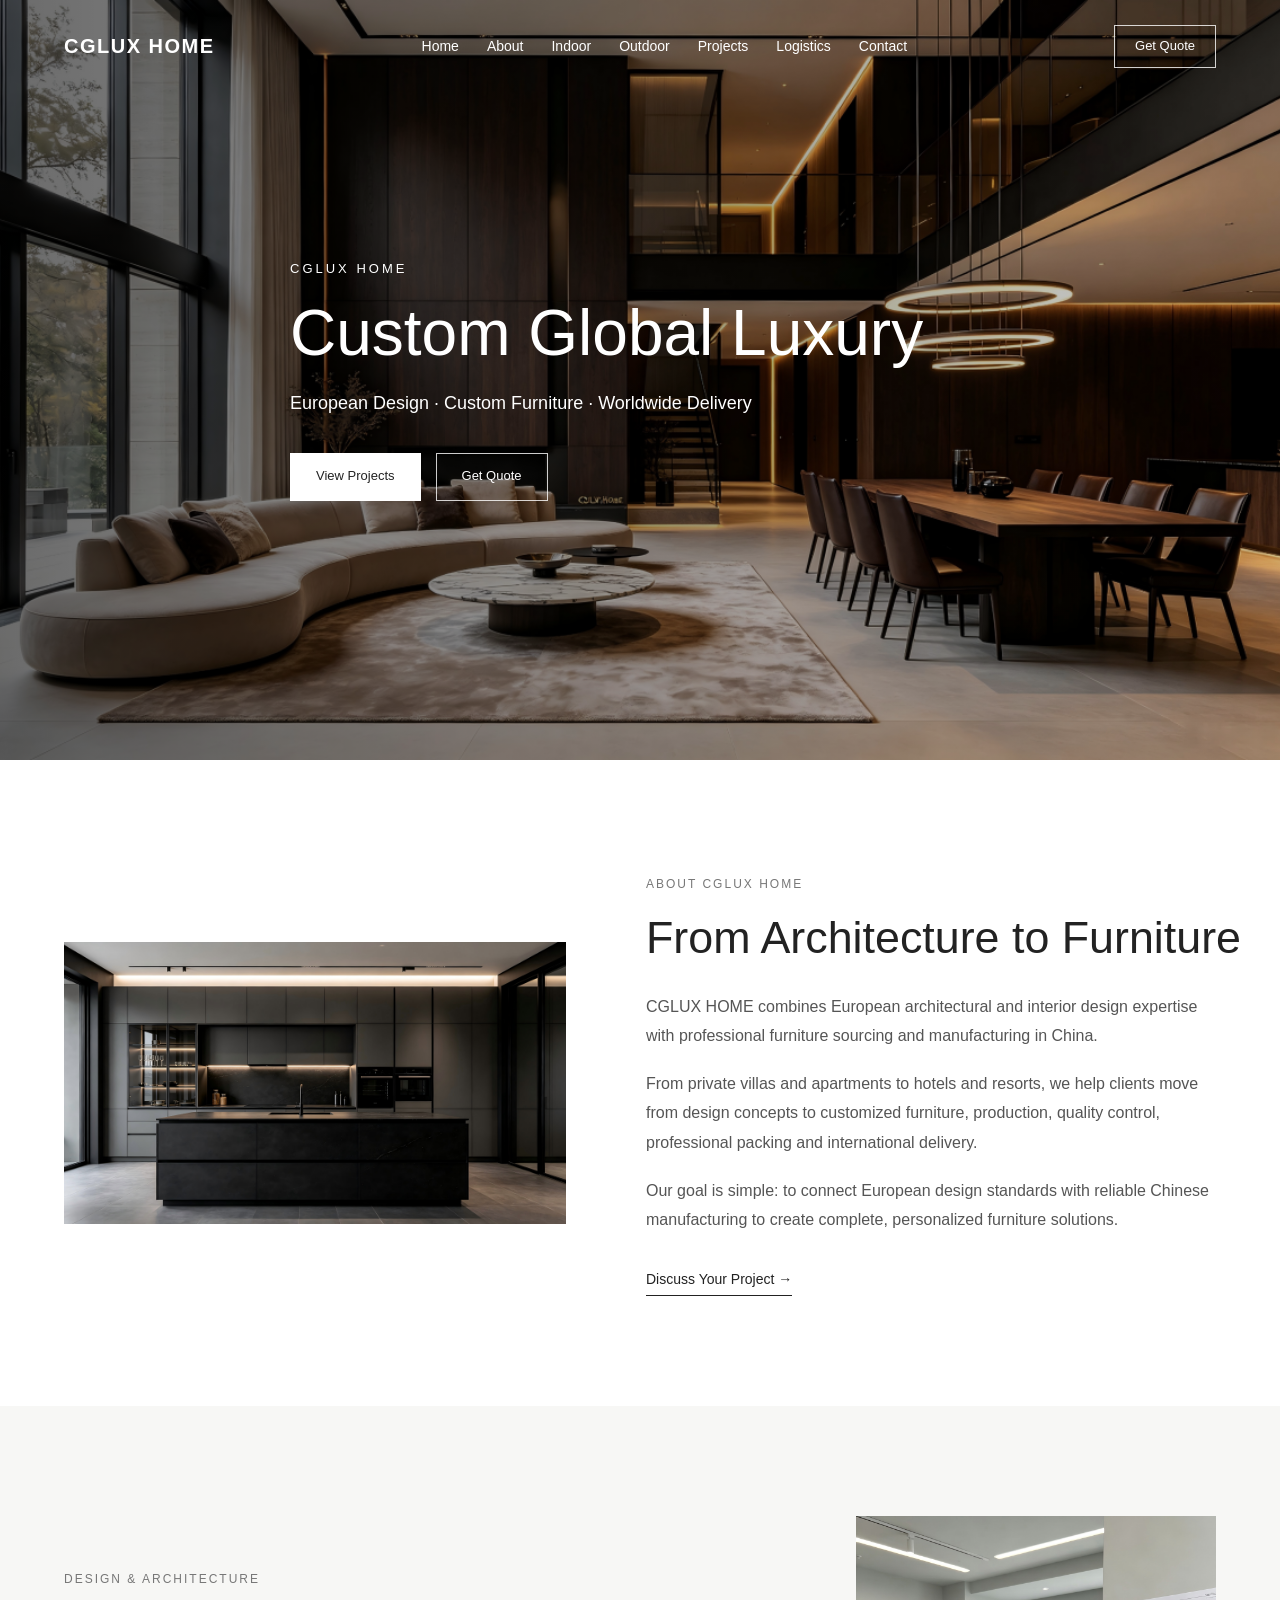
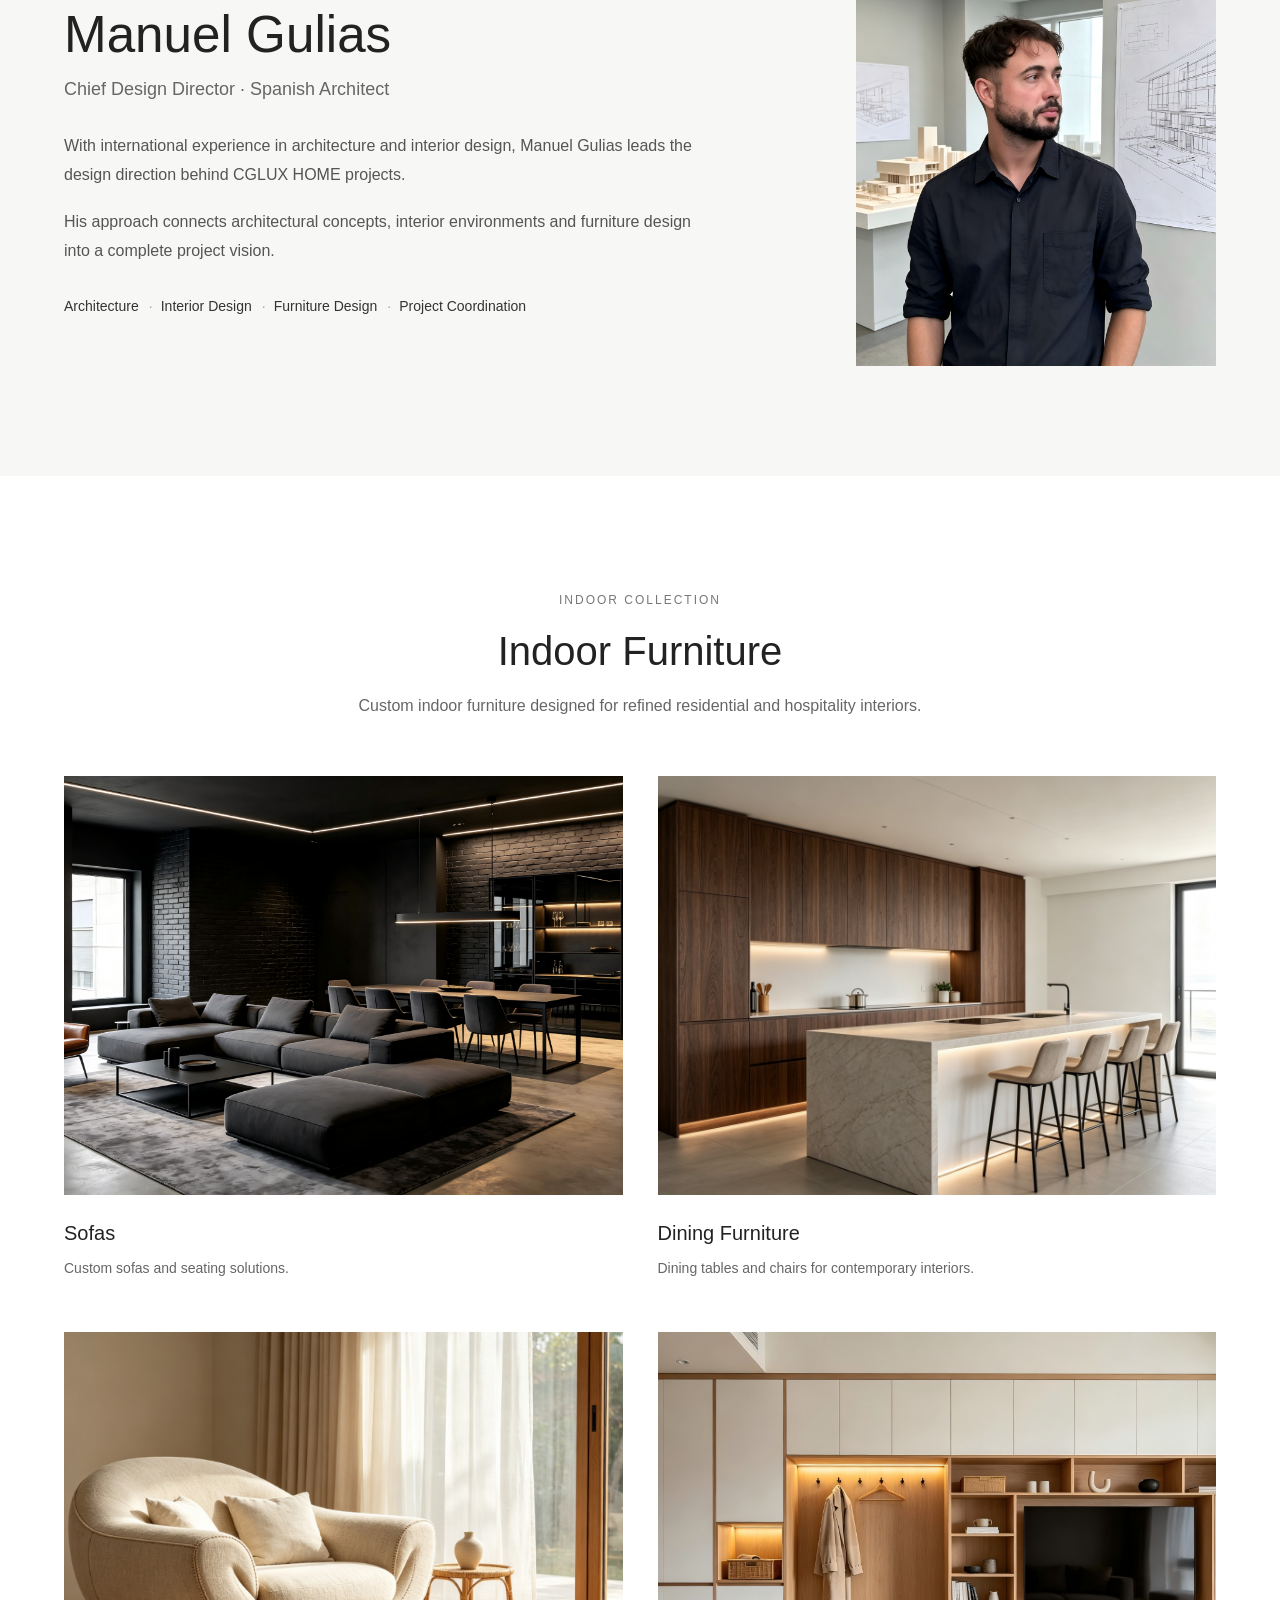
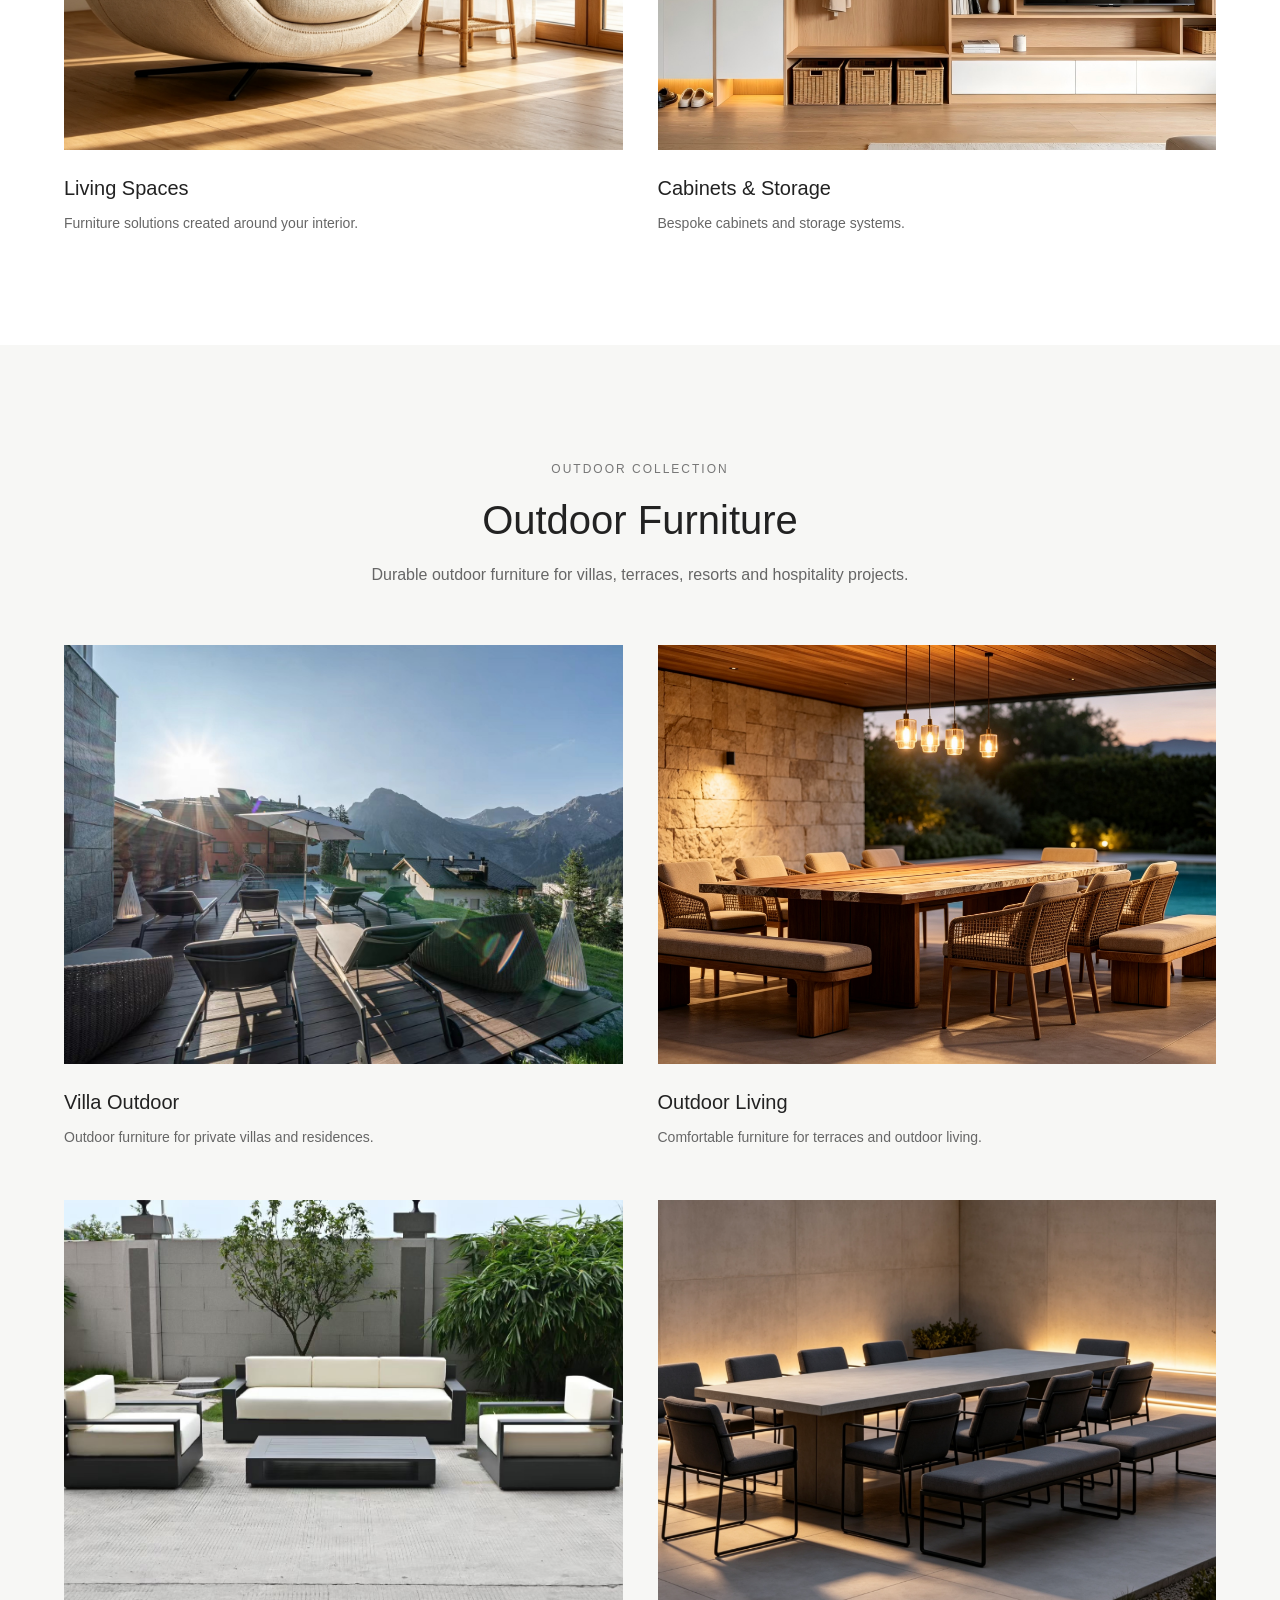
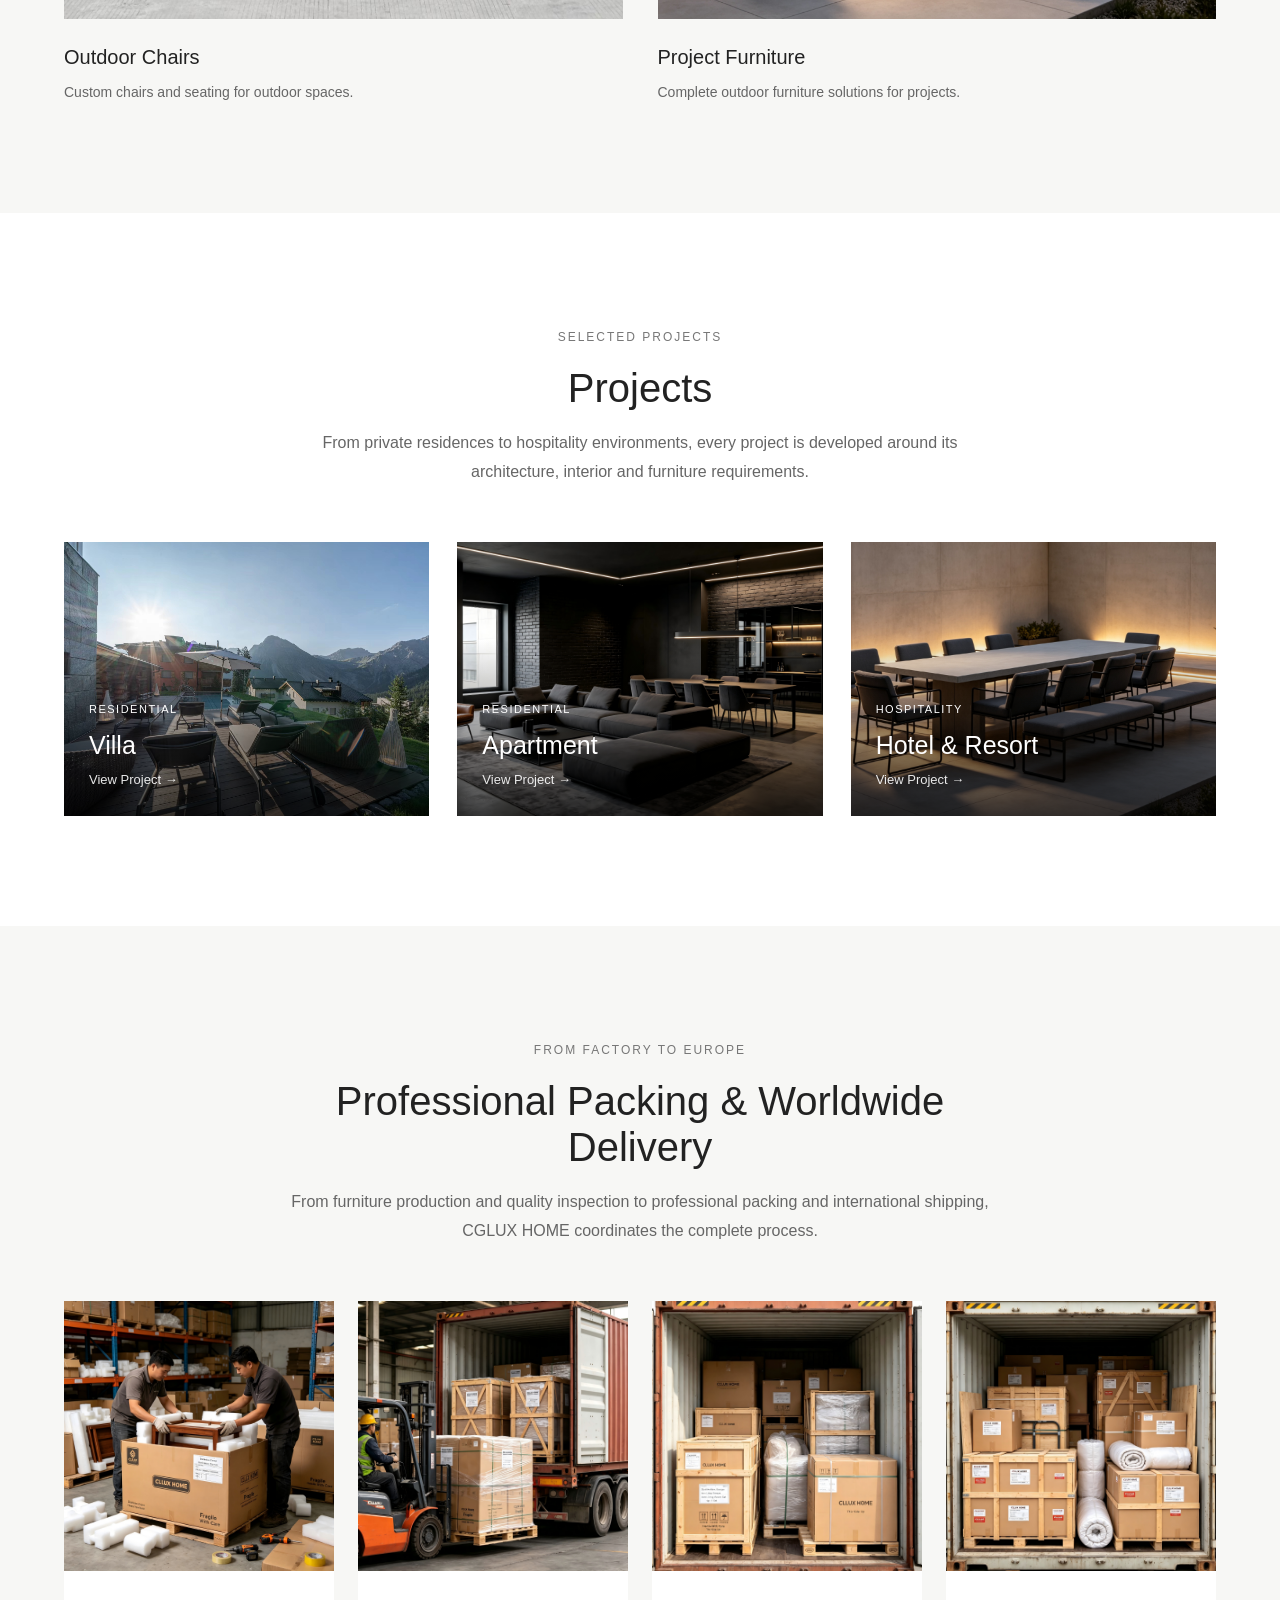
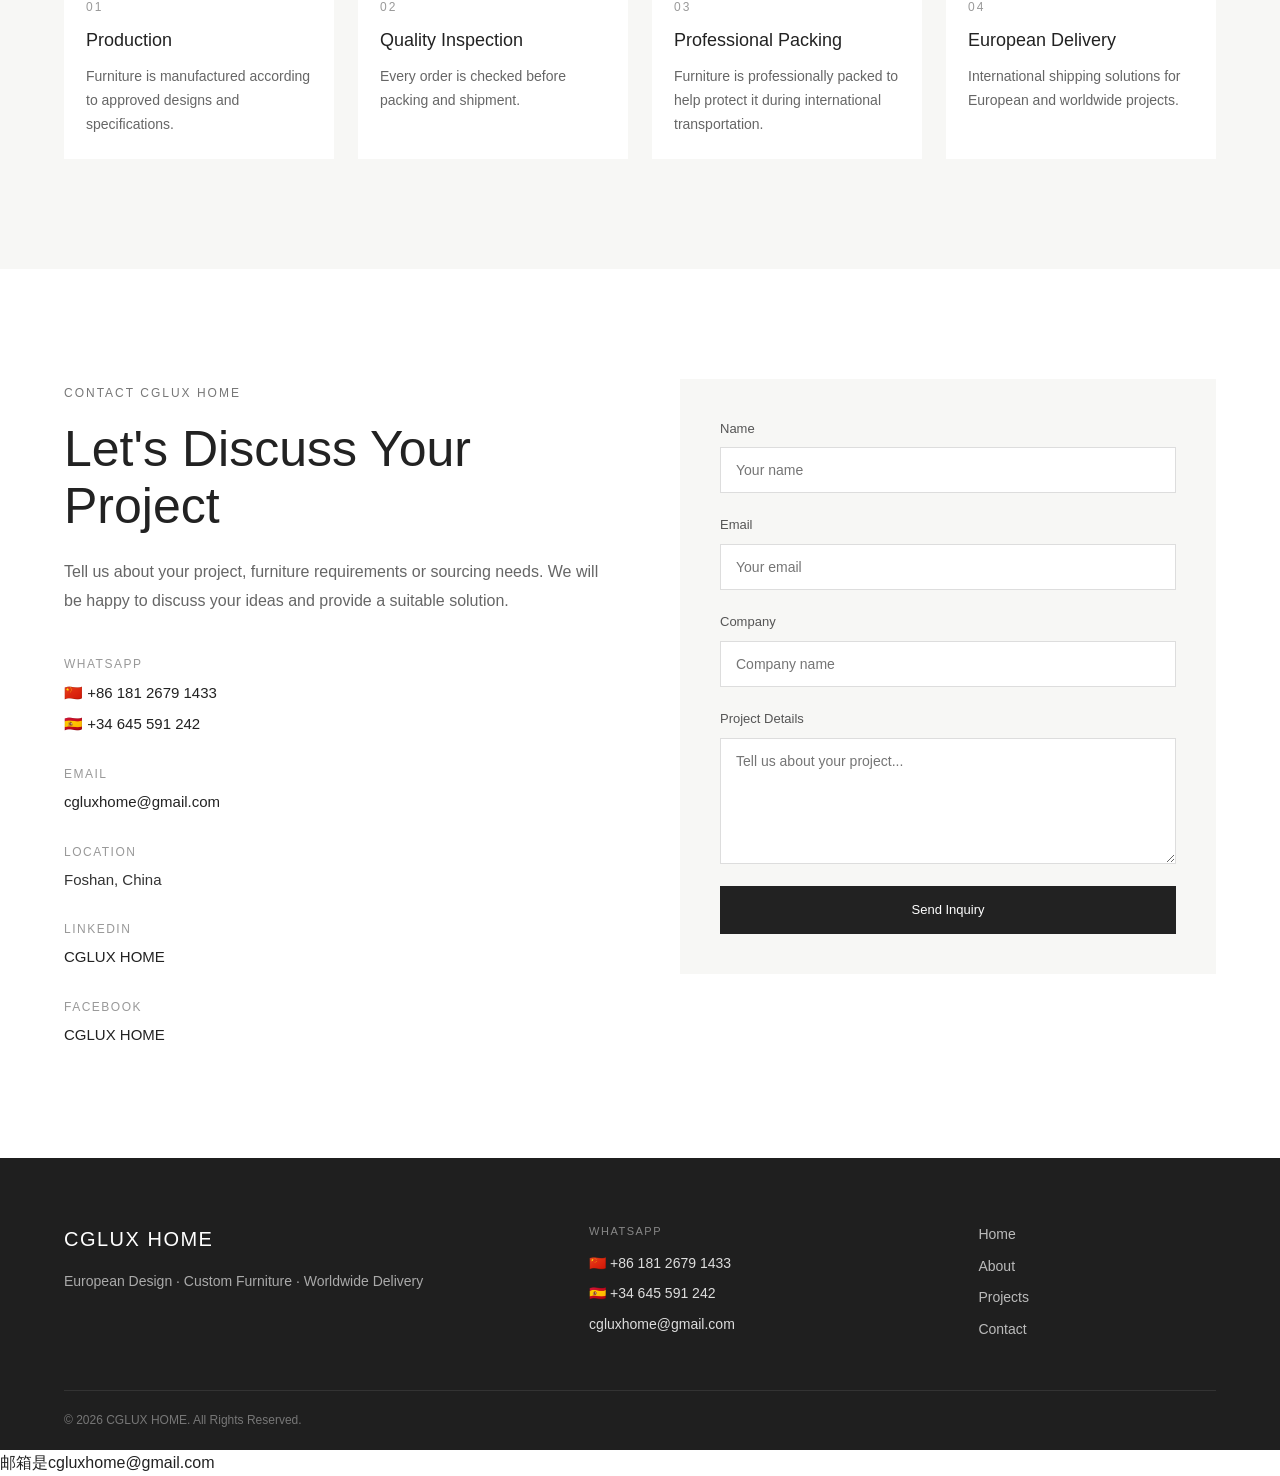
<file: index.html>
<!DOCTYPE html>
<html lang="en">

<head>

    <meta charset="UTF-8">

    <meta
        name="viewport"
        content="width=device-width, initial-scale=1.0"
    >

    <title>
        CGLUX HOME | Architecture, Interior & Custom Furniture
    </title>

    <meta
        name="description"
        content="CGLUX HOME combines European architecture and interior design expertise with custom furniture sourcing and manufacturing in China for villas, apartments, hotels and resorts."
    >

    <link
        rel="stylesheet"
        href="css/style.css"
    >

</head>


<body>


<!-- ================= HEADER ================= -->

<header class="header">

    <div class="container header-inner">

        <a
            href="#home"
            class="logo"
        >
            CGLUX HOME
        </a>


        <nav class="nav">

            <a href="#home">Home</a>

            <a href="#about">About</a>

            <a href="#indoor">Indoor</a>

            <a href="#outdoor">Outdoor</a>

            <a href="#projects">Projects</a>

            <a href="#logistics">Logistics</a>

            <a href="#contact">Contact</a>

        </nav>


        <a
            href="#contact"
            class="header-cta"
        >
            Get Quote
        </a>

    </div>

</header>



<!-- ================= HERO ================= -->

<section
    class="hero"
    id="home"
    style="background-image:url('assets/images/hero/indooertable.png');"
>

    <div class="hero-overlay"></div>


    <div class="container hero-content">

        <p class="hero-label">
            CGLUX HOME
        </p>


        <h1>
            Custom Global Luxury
        </h1>


        <p class="hero-subtitle">
            European Design · Custom Furniture · Worldwide Delivery
        </p>


        <div class="hero-buttons">

            <a
                href="#projects"
                class="btn btn-light"
            >
                View Projects
            </a>


            <a
                href="#contact"
                class="btn btn-outline"
            >
                Get Quote
            </a>

        </div>

    </div>

</section>



<!-- ================= ABOUT ================= -->

<section
    class="section about-section"
    id="about"
>

    <div class="container about-grid">


        <div class="about-image">

            <img
                src="assets/images/hero/about/about/indoorkicten.png"
                alt="Custom furniture interior design"
            >

        </div>



        <div class="about-content">

            <span class="section-label">
                ABOUT CGLUX HOME
            </span>


            <h2>
                From Architecture to Furniture
            </h2>


            <p>
                CGLUX HOME combines European architectural and interior
                design expertise with professional furniture sourcing
                and manufacturing in China.
            </p>


            <p>
                From private villas and apartments to hotels and resorts,
                we help clients move from design concepts to customized
                furniture, production, quality control, professional
                packing and international delivery.
            </p>


            <p>
                Our goal is simple: to connect European design standards
                with reliable Chinese manufacturing to create complete,
                personalized furniture solutions.
            </p>


            <a
                href="#contact"
                class="text-link"
            >
                Discuss Your Project →
            </a>

        </div>

    </div>

</section>



<!-- ================= DESIGNER ================= -->

<section
    class="section designer-section"
>

    <div class="container designer-grid">


        <div class="designer-content">

            <span class="section-label">
                DESIGN & ARCHITECTURE
            </span>


            <h2>
                Manuel Gulias
            </h2>


            <h3>
                Chief Design Director · Spanish Architect
            </h3>


            <p>
                With international experience in architecture and
                interior design, Manuel Gulias leads the design direction
                behind CGLUX HOME projects.
            </p>


            <p>
                His approach connects architectural concepts, interior
                environments and furniture design into a complete
                project vision.
            </p>


            <div class="designer-services">

                <span>
                    Architecture
                </span>

                <span>
                    Interior Design
                </span>

                <span>
                    Furniture Design
                </span>

                <span>
                    Project Coordination
                </span>

            </div>

        </div>



        <div class="designer-image">

            <img
                src="assets/images/hero/designer/manuel-gulias1.png"
                alt="Manuel Gulias Spanish Architect"
            >

        </div>

    </div>

</section>



<!-- ================= INDOOR ================= -->

<section
    class="section products-section"
    id="indoor"
>

    <div class="container">


        <div class="section-heading">

            <span class="section-label">
                INDOOR COLLECTION
            </span>


            <h2>
                Indoor Furniture
            </h2>


            <p>
                Custom indoor furniture designed for refined residential
                and hospitality interiors.
            </p>

        </div>



        <div class="product-grid">


            <div class="product-card">

                <div class="product-image">

                    <img
                        src="assets/images/hero/Indoor/indoorsofa.png"
                        alt="Custom indoor sofa"
                    >

                </div>


                <h3>
                    Sofas
                </h3>


                <p>
                    Custom sofas and seating solutions.
                </p>

            </div>



            <div class="product-card">

                <div class="product-image">

                    <img
                        src="assets/images/hero/Indoor/dining3.png"
                        alt="Custom dining furniture"
                    >

                </div>


                <h3>
                    Dining Furniture
                </h3>


                <p>
                    Dining tables and chairs for contemporary interiors.
                </p>

            </div>



            <div class="product-card">

                <div class="product-image">

                    <img
                        src="assets/images/hero/Indoor/indoor%206.png"
                        alt="Custom indoor furniture"
                    >

                </div>


                <h3>
                    Living Spaces
                </h3>


                <p>
                    Furniture solutions created around your interior.
                </p>

            </div>



            <div class="product-card">

                <div class="product-image">

                    <img
                        src="assets/images/hero/Indoor/lockers.png"
                        alt="Custom cabinets and storage"
                    >

                </div>


                <h3>
                    Cabinets & Storage
                </h3>


                <p>
                    Bespoke cabinets and storage systems.
                </p>

            </div>


        </div>

    </div>

</section>



<!-- ================= OUTDOOR ================= -->

<section
    class="section products-section outdoor-section"
    id="outdoor"
>

    <div class="container">


        <div class="section-heading">

            <span class="section-label">
                OUTDOOR COLLECTION
            </span>


            <h2>
                Outdoor Furniture
            </h2>


            <p>
                Durable outdoor furniture for villas, terraces,
                resorts and hospitality projects.
            </p>

        </div>



        <div class="product-grid">


            <div class="product-card">

                <div class="product-image">

                    <img
                        src="assets/images/hero/outdoor/outdoorvill.jpg"
                        alt="Outdoor villa furniture"
                    >

                </div>


                <h3>
                    Villa Outdoor
                </h3>


                <p>
                    Outdoor furniture for private villas and residences.
                </p>

            </div>



            <div class="product-card">

                <div class="product-image">

                    <img
                        src="assets/images/hero/outdoor/outdoor%206.png"
                        alt="Outdoor furniture"
                    >

                </div>


                <h3>
                    Outdoor Living
                </h3>


                <p>
                    Comfortable furniture for terraces and outdoor living.
                </p>

            </div>



            <div class="product-card">

                <div class="product-image">

                    <img
                        src="assets/images/hero/outdoor/outdoorchair.jpg"
                        alt="Outdoor chairs"
                    >

                </div>


                <h3>
                    Outdoor Chairs
                </h3>


                <p>
                    Custom chairs and seating for outdoor spaces.
                </p>

            </div>



            <div class="product-card">

                <div class="product-image">

                    <img
                        src="assets/images/hero/outdoor/outdoorpj.png"
                        alt="Outdoor furniture project"
                    >

                </div>


                <h3>
                    Project Furniture
                </h3>


                <p>
                    Complete outdoor furniture solutions for projects.
                </p>

            </div>


        </div>

    </div>

</section>



<!-- ================ OUR PROJECTS ================ -->

<section
    class="section projects-section"
    id="projects"
>

    <div class="container">


        <div class="section-heading">

            <span class="section-label">
                SELECTED PROJECTS
            </span>


            <h2>
                Projects
            </h2>


            <p>
                From private residences to hospitality environments,
                every project is developed around its architecture,
                interior and furniture requirements.
            </p>

        </div>



        <div class="project-grid">


            <a
                href="projects/villa.html"
                class="project-card"
            >

                <img
                    src="assets/images/hero/outdoor/outdoorvill.jpg"
                    alt="Villa project"
                >


                <div class="project-overlay">

                    <span>
                        Residential
                    </span>


                    <h3>
                        Villa
                    </h3>


                    <p>
                        View Project →
                    </p>

                </div>

            </a>



            <a
                href="projects/apartment.html"
                class="project-card"
            >

                <img
                    src="assets/images/hero/Indoor/indoorsofa.png"
                    alt="Apartment project"
                >


                <div class="project-overlay">

                    <span>
                        Residential
                    </span>


                    <h3>
                        Apartment
                    </h3>


                    <p>
                        View Project →
                    </p>

                </div>

            </a>



            <a
                href="projects/hospitality.html"
                class="project-card"
            >

                <img
                    src="assets/images/hero/outdoor/outdoorpj.png"
                    alt="Hospitality project"
                >


                <div class="project-overlay">

                    <span>
                        Hospitality
                    </span>


                    <h3>
                        Hotel & Resort
                    </h3>


                    <p>
                        View Project →
                    </p>

                </div>

            </a>


        </div>

    </div>

</section>



<!-- ================= LOGISTICS ================= -->

<section
    class="section logistics-section"
    id="logistics"
>

    <div class="container">


        <div class="section-heading">

            <span class="section-label">
                FROM FACTORY TO EUROPE
            </span>


            <h2>
                Professional Packing & Worldwide Delivery
            </h2>


            <p>
                From furniture production and quality inspection to
                professional packing and international shipping,
                CGLUX HOME coordinates the complete process.
            </p>

        </div>



        <div class="logistics-grid">


            <div class="logistics-card">

                <img
                    src="assets/images/hero/delivery/Delivery01.png"
                    alt="Furniture production"
                >


                <div class="logistics-content">

                    <span>
                        01
                    </span>


                    <h3>
                        Production
                    </h3>


                    <p>
                        Furniture is manufactured according to
                        approved designs and specifications.
                    </p>

                </div>

            </div>



            <div class="logistics-card">

                <img
                    src="assets/images/hero/delivery/Delivery02.png"
                    alt="Furniture quality inspection"
                >


                <div class="logistics-content">

                    <span>
                        02
                    </span>


                    <h3>
                        Quality Inspection
                    </h3>


                    <p>
                        Every order is checked before packing and shipment.
                    </p>

                </div>

            </div>



            <div class="logistics-card">

                <img
                    src="assets/images/hero/delivery/Delivery03.png"
                    alt="Professional furniture packing"
                >


                <div class="logistics-content">

                    <span>
                        03
                    </span>


                    <h3>
                        Professional Packing
                    </h3>


                    <p>
                        Furniture is professionally packed to help
                        protect it during international transportation.
                    </p>

                </div>

            </div>



            <div class="logistics-card">

                <img
                    src="assets/images/hero/delivery/Delivery04.png"
                    alt="European furniture delivery"
                >


                <div class="logistics-content">

                    <span>
                        04
                    </span>


                    <h3>
                        European Delivery
                    </h3>


                    <p>
                        International shipping solutions for
                        European and worldwide projects.
                    </p>

                </div>

            </div>


        </div>

    </div>

</section>



<!-- ================= CONTACT ================= -->

<section
    class="section contact-section"
    id="contact"
>

    <div class="container contact-grid">


        <div class="contact-content">

            <span class="section-label">
                CONTACT CGLUX HOME
            </span>


            <h2>
                Let's Discuss Your Project
            </h2>


            <p>
                Tell us about your project, furniture requirements
                or sourcing needs. We will be happy to discuss
                your ideas and provide a suitable solution.
            </p>


            <div class="contact-details">


                <div class="contact-item">

                    <span>
                        WhatsApp
                    </span>


                    <a
                        href="https://wa.me/8618126791433"
                        target="_blank"
                        rel="noopener"
                    >
                        🇨🇳 +86 181 2679 1433
                    </a>


                    <a
                        href="https://wa.me/34645591242"
                        target="_blank"
                        rel="noopener"
                    >
                        🇪🇸 +34 645 591 242
                    </a>

                </div>



                <div class="contact-item">

                    <span>
                        Email
                    </span>


                    <a
                        href="mailto:cgluxhome@gmail.com"
                    >
                        cgluxhome@gmail.com
                    </a>

                </div>



                <div class="contact-item">

                    <span>
                        Location
                    </span>


                    <p>
                        Foshan, China
                    </p>

                </div>



                <div class="contact-item">

                    <span>
                        LinkedIn
                    </span>


                    <a
                        href="https://www.linkedin.com/in/ccluxhome/"
                        target="_blank"
                        rel="noopener"
                    >
                        CGLUX HOME
                    </a>

                </div>



                <div class="contact-item">

                    <span>
                        Facebook
                    </span>


                    <a
                        href="https://www.facebook.com/profile.php?id=61577433806912"
                        target="_blank"
                        rel="noopener"
                    >
                        CGLUX HOME
                    </a>

                </div>


            </div>

        </div>



        <div class="contact-form-wrapper">

            <form
                class="contact-form"
                action="https://formsubmit.co/CGLUXHOME@gmail.com"
                method="POST"
            >

                <input
                    type="hidden"
                    name="_subject"
                    value="New CGLUX HOME Project Inquiry"
                >

                <input
                    type="hidden"
                    name="_captcha"
                    value="false"
                >

                <input
                    type="hidden"
                    name="_template"
                    value="table"
                >


                <div class="form-group">

                    <label for="name">
                        Name
                    </label>


                    <input
                        type="text"
                        id="name"
                        name="name"
                        placeholder="Your name"
                        required
                    >

                </div>



                <div class="form-group">

                    <label for="email">
                        Email
                    </label>


                    <input
                        type="email"
                        id="email"
                        name="email"
                        placeholder="Your email"
                        required
                    >

                </div>



                <div class="form-group">

                    <label for="company">
                        Company
                    </label>


                    <input
                        type="text"
                        id="company"
                        name="company"
                        placeholder="Company name"
                    >

                </div>



                <div class="form-group">

                    <label for="message">
                        Project Details
                    </label>


                    <textarea
                        id="message"
                        name="message"
                        rows="6"
                        placeholder="Tell us about your project..."
                        required
                    ></textarea>

                </div>



                <button
                    type="submit"
                    class="btn btn-dark"
                >
                    Send Inquiry
                </button>

            </form>

        </div>

    </div>

</section>



<!-- ================= FOOTER ================= -->

<footer class="footer">

    <div class="container footer-inner">


        <div class="footer-brand">

            <a
                href="#home"
                class="footer-logo"
            >
                CGLUX HOME
            </a>


            <p>
                European Design · Custom Furniture · Worldwide Delivery
            </p>

        </div>



        <div class="footer-contact">

            <span>
                WhatsApp
            </span>


            <a
                href="https://wa.me/8618126791433"
                target="_blank"
                rel="noopener"
            >
                🇨🇳 +86 181 2679 1433
            </a>


            <a
                href="https://wa.me/34645591242" 
                target="_blank" 
                rel="noopener" 
            > 
                🇪🇸 +34 645 591 242 
            </a> 
 
 
            <a 
                href="mailto:cgluxhome@gmail.com" 
            > 
                cgluxhome@gmail.com 
            </a> 
 
        </div> 
 
 
 
        <div class="footer-links"> 
 
            <a href="#home"> 
                Home 
            </a> 
 
 
            <a href="#about"> 
                About 
            </a> 
 
 
            <a href="#projects"> 
                Projects 
            </a> 
 
 
            <a href="#contact"> 
                Contact 
            </a> 
 
        </div> 
 
    </div> 
 
 
 
    <div class="container footer-bottom"> 
 
        <p> 
            © 2026 CGLUX HOME. All Rights Reserved. 
        </p> 
 
    </div> 
 
</footer> 
 
 
 
</body> 
 
</html> 邮箱是cgluxhome@gmail.com
</file>
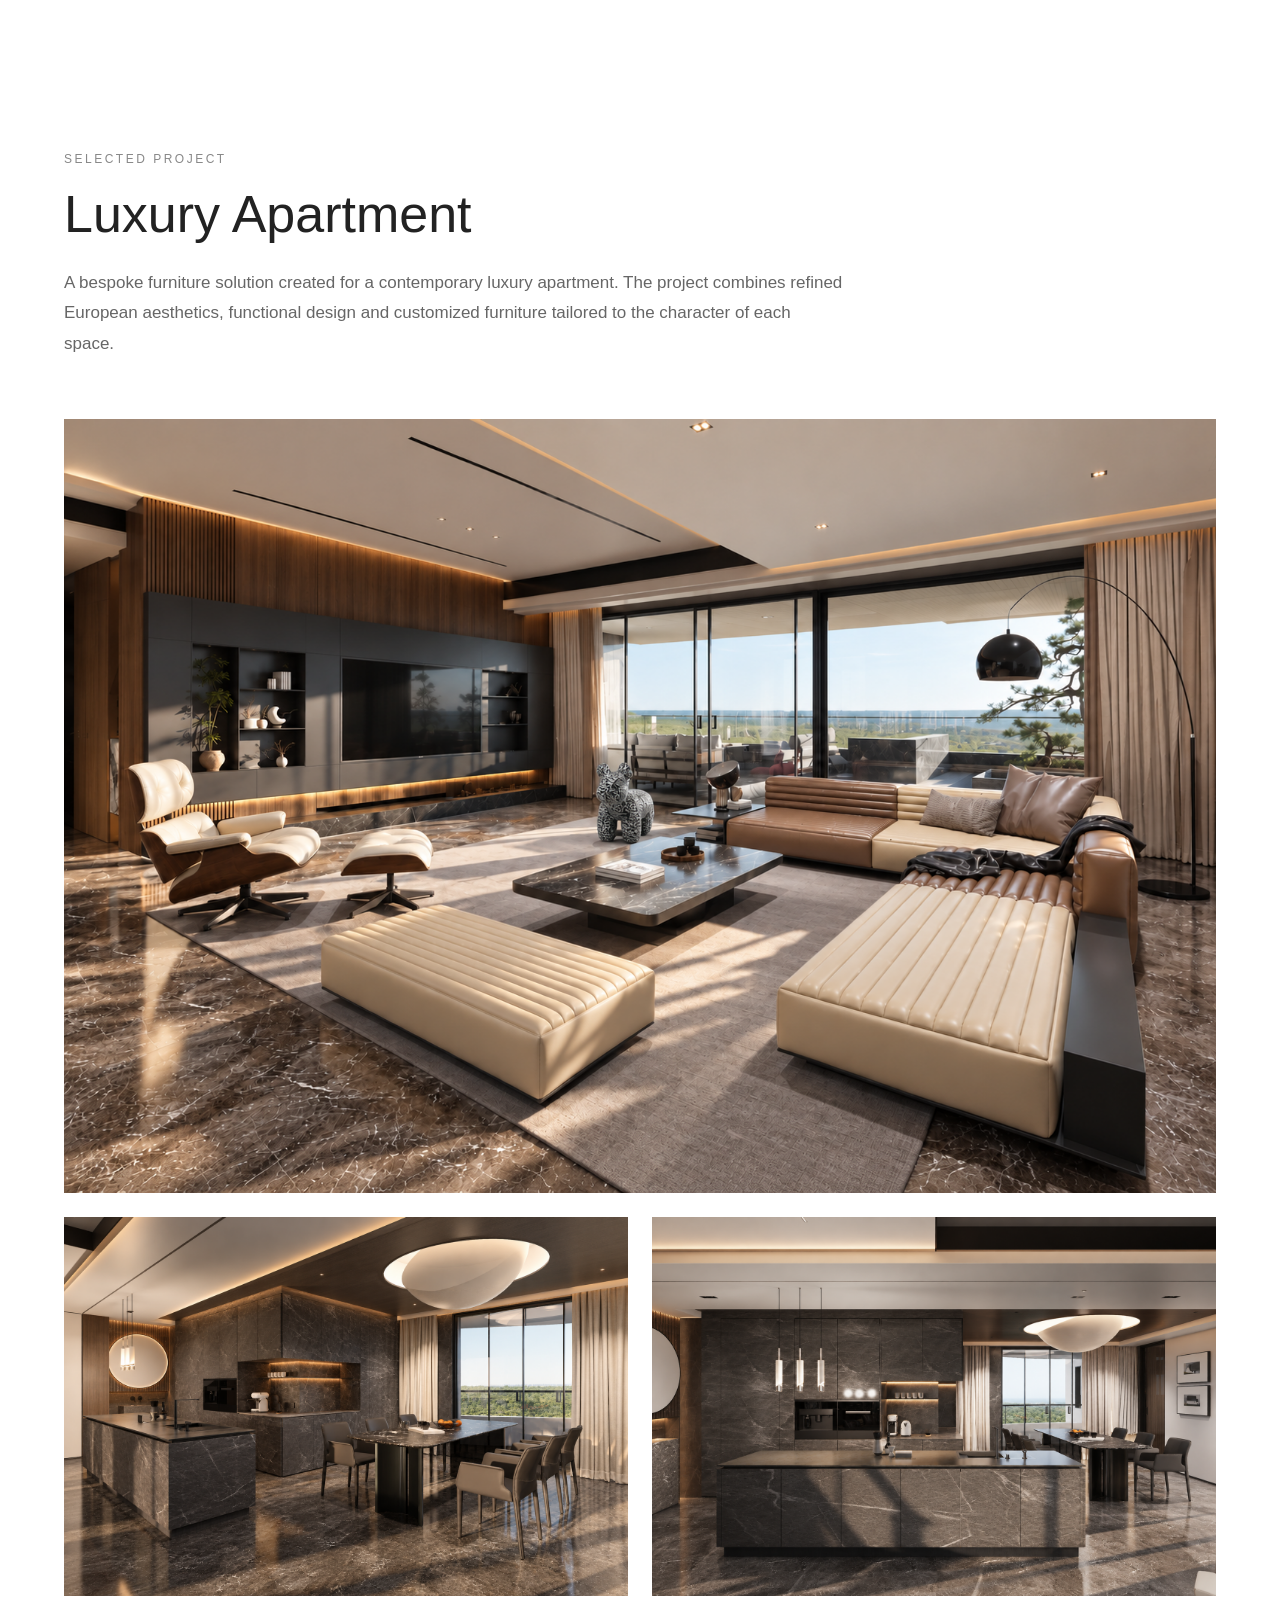
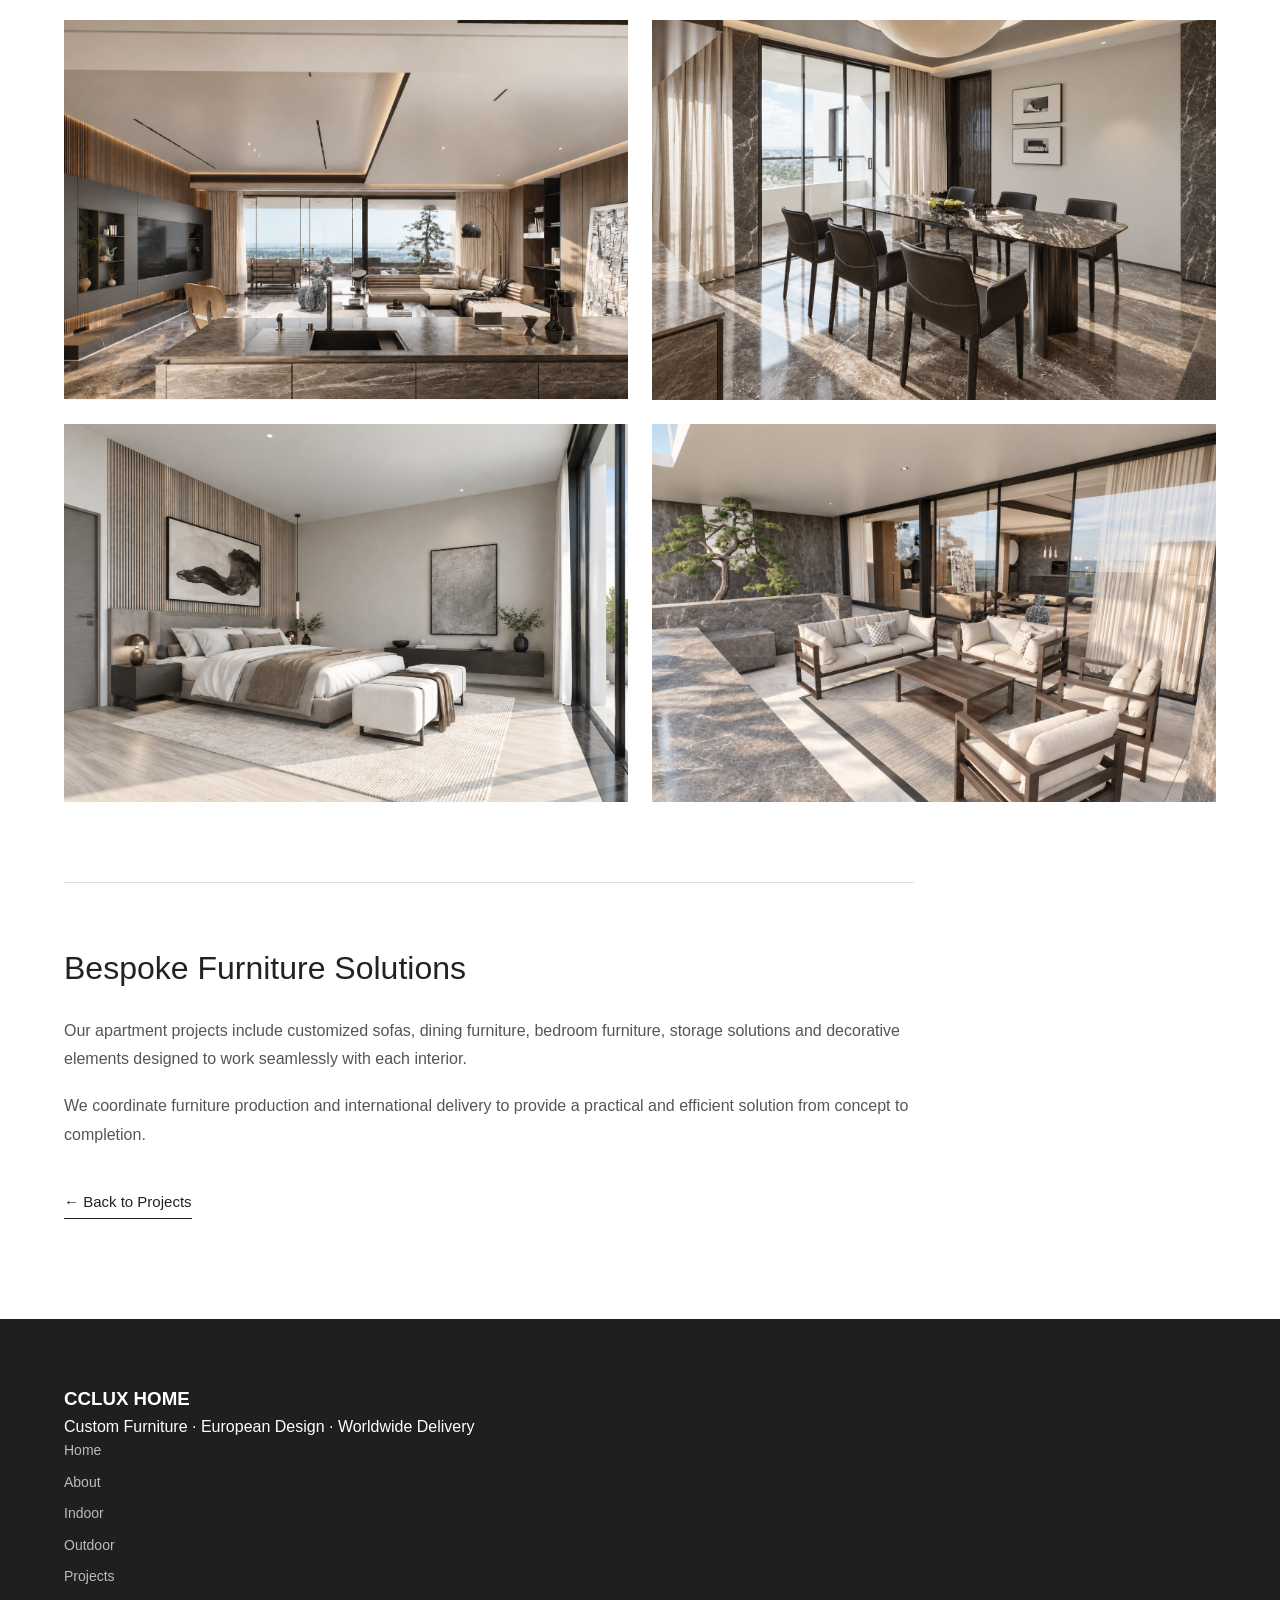
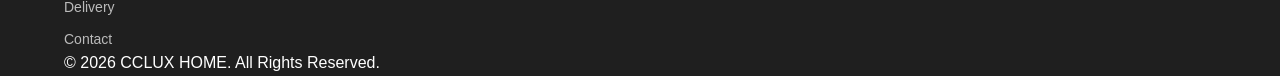
<file: projects/apartment.html>
<!DOCTYPE html>

<html lang="en">

<head>

<meta charset="UTF-8">

<meta name="viewport" content="width=device-width, initial-scale=1.0">

<title>Luxury Apartment Furniture Project | CCLUX HOME</title>

<meta
name="description"
content="Luxury apartment furniture project by CCLUX HOME, combining bespoke furniture, European design and professional manufacturing."
>

<link rel="stylesheet" href="../css/style.css">


<style>

/* ==================================================
PROJECT DETAIL
================================================== */

.project-detail {
    padding: 150px 0 100px;
    background: #ffffff;
}

.project-detail-header {
    max-width: 850px;
    margin-bottom: 60px;
}

.project-detail-label {
    font-size: 12px;
    letter-spacing: 2.5px;
    color: #888;
    margin-bottom: 14px;
}

.project-detail-title {
    font-size: 52px;
    font-weight: 400;
    line-height: 1.2;
    margin-bottom: 22px;
}

.project-detail-description {
    max-width: 780px;
    font-size: 17px;
    line-height: 1.8;
    color: #666;
}


/* ==================================================
PROJECT GALLERY
================================================== */

.project-gallery {
    display: grid;
    grid-template-columns: repeat(2, minmax(0, 1fr));
    gap: 24px;
    width: 100%;
}


/* ==================================================
FIRST LARGE IMAGE
================================================== */

.gallery-main {
    grid-column: 1 / -1;
    width: 100%;
    overflow: hidden;
    background: #f5f5f5;
}

.gallery-main img {
    width: 100%;
    height: auto;
    display: block;
    object-fit: contain;
}


/* ==================================================
OTHER IMAGES
================================================== */

.gallery-item {
    width: 100%;
    overflow: hidden;
    background: #f5f5f5;
}

.gallery-item img {
    width: 100%;
    height: auto;
    display: block;
    object-fit: contain;
    transition: transform 0.4s ease;
}

.gallery-item:hover img {
    transform: scale(1.02);
}


/* ==================================================
PROJECT INFORMATION
================================================== */

.project-info {
    max-width: 850px;
    margin-top: 80px;
    padding-top: 60px;
    border-top: 1px solid #dddddd;
}

.project-info h2 {
    font-size: 32px;
    font-weight: 400;
    margin-bottom: 22px;
}

.project-info p {
    font-size: 16px;
    line-height: 1.8;
    color: #555;
    margin-bottom: 18px;
}

.project-back {
    display: inline-block;
    margin-top: 22px;
    font-size: 15px;
    border-bottom: 1px solid #222;
    padding-bottom: 4px;
    transition: opacity 0.3s ease;
}

.project-back:hover {
    opacity: 0.6;
}


/* ==================================================
MOBILE
================================================== */

@media (max-width: 700px) {

    .project-detail {
        padding: 120px 0 70px;
    }

    .project-detail-header {
        margin-bottom: 40px;
    }

    .project-detail-title {
        font-size: 38px;
    }

    .project-detail-description {
        font-size: 15px;
    }

    .project-gallery {
        grid-template-columns: 1fr;
        gap: 18px;
    }

    .gallery-main {
        grid-column: 1;
    }

    .gallery-item {
        width: 100%;
    }

    .project-info {
        margin-top: 55px;
        padding-top: 45px;
    }

    .project-info h2 {
        font-size: 28px;
    }

}


/* ==================================================
SMALL MOBILE
================================================== */

@media (max-width: 500px) {

    .project-detail-title {
        font-size: 32px;
    }

    .project-detail-description {
        font-size: 15px;
        line-height: 1.7;
    }

}

</style>

</head>


<body>


<!-- ==================================================
HEADER
================================================== -->

<header class="header">

<a href="../index.html" class="logo">
CCLUX<br>HOME
</a>


<nav class="nav">

<a href="../index.html#home">
Home
</a>

<a href="../index.html#about">
About
</a>

<a href="../index.html#indoor">
Indoor
</a>

<a href="../index.html#outdoor">
Outdoor
</a>

<a href="../index.html#projects">
Projects
</a>

<a href="../index.html#delivery">
Delivery
</a>

<a href="../index.html#contact">
Contact
</a>

</nav>


<a
href="../index.html#contact"
class="header-btn"
>
Get Quote
</a>

</header>



<!-- ==================================================
PROJECT DETAIL
================================================== -->

<section class="project-detail">

<div class="container">


<!-- ==================================================
PROJECT HEADER
================================================== -->

<div class="project-detail-header">

<p class="project-detail-label">
SELECTED PROJECT
</p>


<h1 class="project-detail-title">
Luxury Apartment
</h1>


<p class="project-detail-description">
A bespoke furniture solution created for a contemporary luxury apartment.
The project combines refined European aesthetics, functional design
and customized furniture tailored to the character of each space.
</p>

</div>



<!-- ==================================================
7 IMAGE PROJECT GALLERY
================================================== -->

<div class="project-gallery">


<!-- ==================================================
ROW 1 — LARGE IMAGE
================================================== -->

<div class="gallery-main">

<img
src="ap011.png"
alt="Luxury Apartment interior by CCLUX HOME"
>

</div>



<!-- ==================================================
ROW 2
================================================== -->

<div class="gallery-item">

<img
src="ap010.png"
alt="Luxury Apartment living room furniture"
>

</div>


<div class="gallery-item">

<img
src="ap06.png"
alt="Custom Apartment furniture"
>

</div>



<!-- ==================================================
ROW 3
================================================== -->

<div class="gallery-item">

<img
src="ap07.png"
alt="Luxury Apartment interior furniture"
>

</div>


<div class="gallery-item">

<img
src="ap04.png"
alt="Luxury Apartment dining area"
>

</div>



<!-- ==================================================
ROW 4
================================================== -->

<div class="gallery-item">

<img
src="ap08.png"
alt="Luxury Apartment bedroom furniture"
>

</div>


<div class="gallery-item">

<img
src="ap09.png"
alt="Luxury Apartment custom furniture"
>

</div>


</div>



<!-- ==================================================
PROJECT INFORMATION
================================================== -->

<div class="project-info">


<h2>
Bespoke Furniture Solutions
</h2>


<p>
Our apartment projects include customized sofas, dining furniture,
bedroom furniture, storage solutions and decorative elements designed
to work seamlessly with each interior.
</p>


<p>
We coordinate furniture production and international delivery to provide
a practical and efficient solution from concept to completion.
</p>


<a
href="../index.html#projects"
class="project-back"
>
← Back to Projects
</a>


</div>

</div>

</section>



<!-- ==================================================
FOOTER
================================================== -->

<footer class="footer">

<div class="container">

<div class="footer-content">


<div>

<h3>
CCLUX HOME
</h3>

<p>
Custom Furniture · European Design · Worldwide Delivery
</p>

</div>



<div class="footer-links">

<a href="../index.html#home">
Home
</a>

<a href="../index.html#about">
About
</a>

<a href="../index.html#indoor">
Indoor
</a>

<a href="../index.html#outdoor">
Outdoor
</a>

<a href="../index.html#projects">
Projects
</a>

<a href="../index.html#delivery">
Delivery
</a>

<a href="../index.html#contact">
Contact
</a>

</div>

</div>


<p class="copyright">
© 2026 CCLUX HOME. All Rights Reserved.
</p>

</div>

</footer>


</body>

</html>
</file>
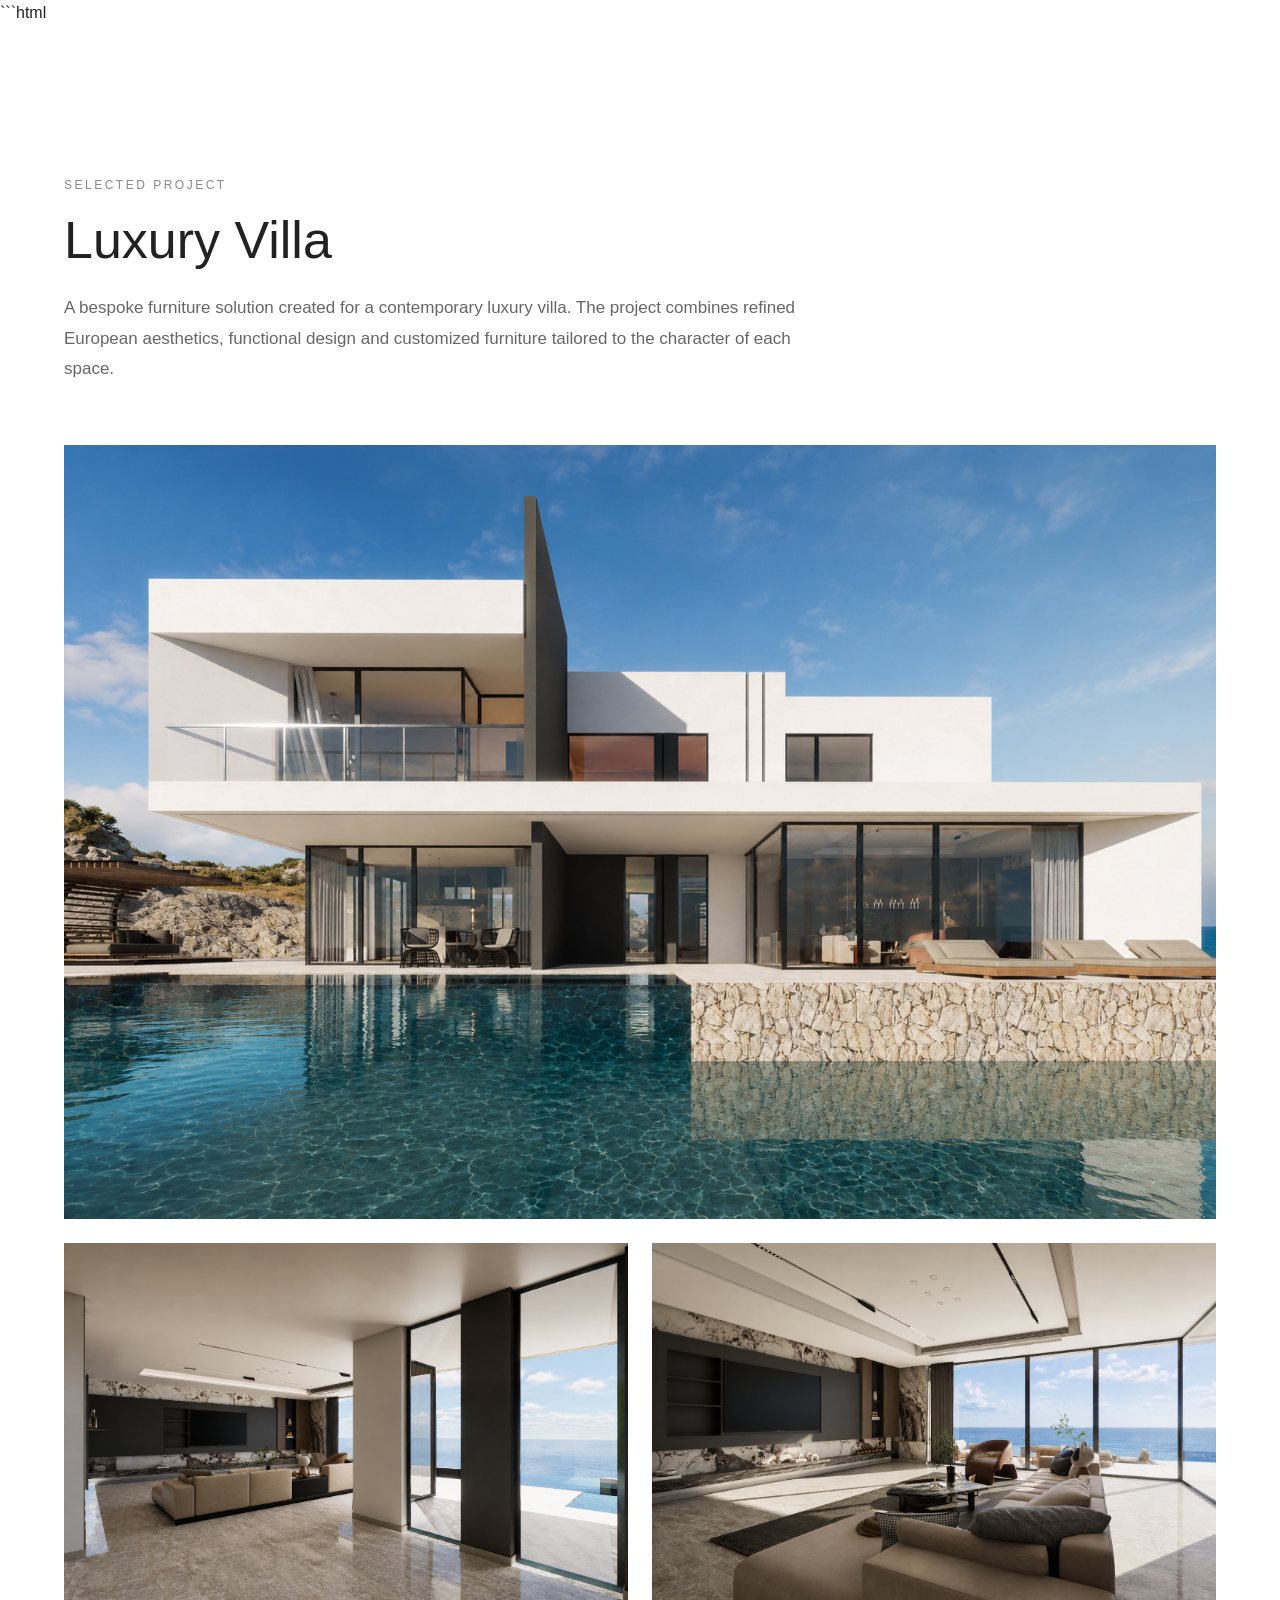
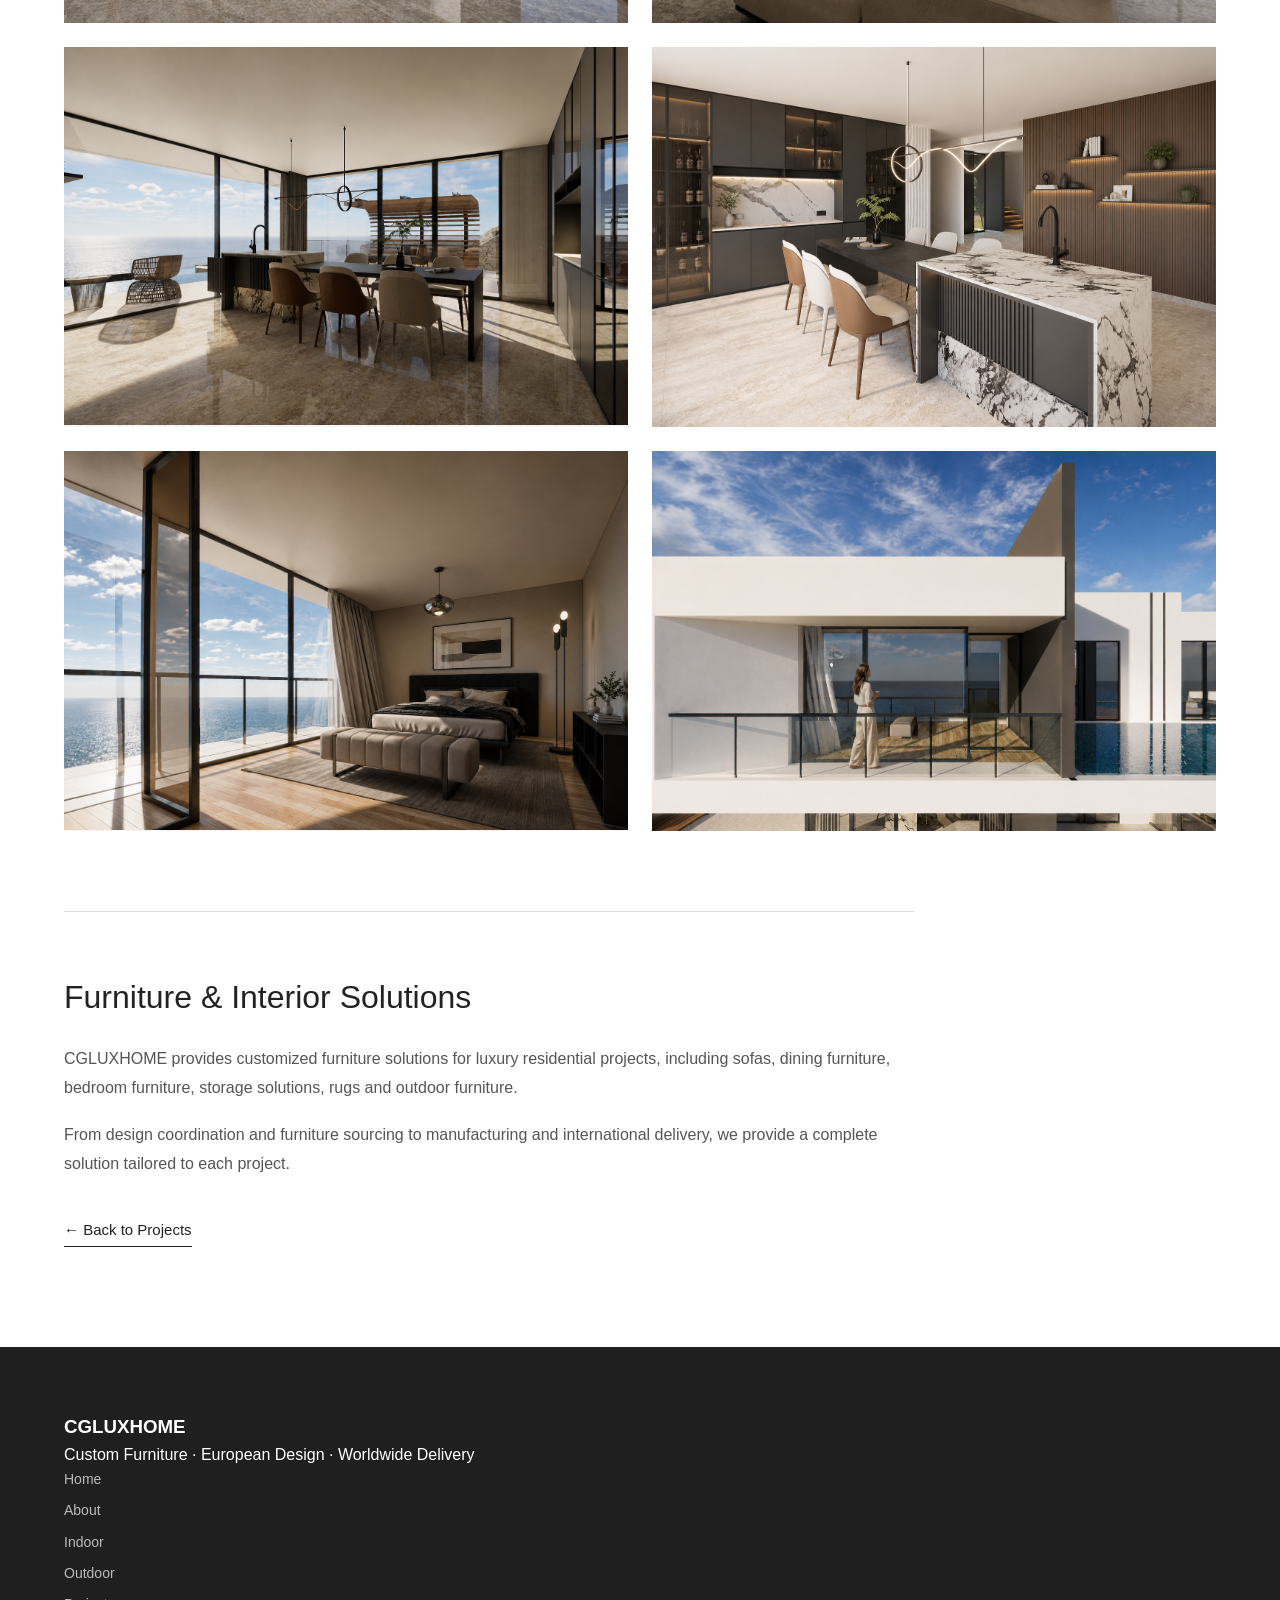
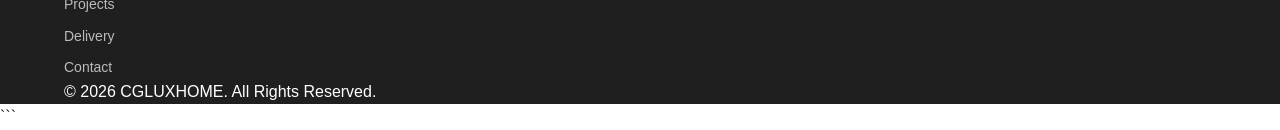
<file: projects/villa.html>
```html
<!DOCTYPE html>

<html lang="en">

<head>

<meta charset="UTF-8">

<meta name="viewport" content="width=device-width, initial-scale=1.0">

<title>Luxury Villa Furniture Project | CGLUXHOME</title>

<meta
name="description"
content="Luxury villa furniture project by CGLUXHOME, combining bespoke furniture, European design and professional manufacturing."
>

<link rel="stylesheet" href="../css/style.css">

<style>

/* ==================================================
PROJECT DETAIL
================================================== */

.project-detail {
    padding: 150px 0 100px;
    background: #ffffff;
}

.project-detail-header {
    max-width: 850px;
    margin-bottom: 60px;
}

.project-detail-label {
    font-size: 12px;
    letter-spacing: 2.5px;
    color: #888;
    margin-bottom: 14px;
}

.project-detail-title {
    font-size: 52px;
    font-weight: 400;
    line-height: 1.2;
    margin-bottom: 22px;
}

.project-detail-description {
    max-width: 780px;
    font-size: 17px;
    line-height: 1.8;
    color: #666;
}


/* ==================================================
PROJECT GALLERY
================================================== */

/*
第一行：
villa01
占满整行

下面：
guli4 + villa03
villa04 + villa05
villa06 + villa07
*/

.project-gallery {
    display: grid;
    grid-template-columns: repeat(2, minmax(0, 1fr));
    gap: 24px;
    width: 100%;
}


/* ==================================================
第一张大图
================================================== */

.gallery-main {
    grid-column: 1 / -1;
    width: 100%;
    overflow: hidden;
    background: #f5f5f5;
}

.gallery-main img {
    width: 100%;
    height: auto;
    display: block;
    object-fit: contain;
}


/* ==================================================
下面六张图片
================================================== */

.gallery-item {
    width: 100%;
    overflow: hidden;
    background: #f5f5f5;
}

.gallery-item img {
    width: 100%;
    height: auto;
    display: block;
    object-fit: contain;
    transition: transform 0.4s ease;
}

.gallery-item:hover img {
    transform: scale(1.02);
}


/* ==================================================
PROJECT INFORMATION
================================================== */

.project-info {
    max-width: 850px;
    margin-top: 80px;
    padding-top: 60px;
    border-top: 1px solid #dddddd;
}

.project-info h2 {
    font-size: 32px;
    font-weight: 400;
    margin-bottom: 22px;
}

.project-info p {
    font-size: 16px;
    line-height: 1.8;
    color: #555;
    margin-bottom: 18px;
}

.project-back {
    display: inline-block;
    margin-top: 22px;
    font-size: 15px;
    border-bottom: 1px solid #222;
    padding-bottom: 4px;
    transition: opacity 0.3s ease;
}

.project-back:hover {
    opacity: 0.6;
}


/* ==================================================
MOBILE
================================================== */

@media (max-width: 700px) {

    .project-detail {
        padding: 120px 0 70px;
    }

    .project-detail-header {
        margin-bottom: 40px;
    }

    .project-detail-title {
        font-size: 38px;
    }

    .project-detail-description {
        font-size: 15px;
    }

    .project-gallery {
        grid-template-columns: 1fr;
        gap: 18px;
    }

    .gallery-main {
        grid-column: 1;
    }

    .gallery-item {
        width: 100%;
    }

    .project-info {
        margin-top: 55px;
        padding-top: 45px;
    }

    .project-info h2 {
        font-size: 28px;
    }

}


/* ==================================================
SMALL MOBILE
================================================== */

@media (max-width: 500px) {

    .project-detail-title {
        font-size: 32px;
    }

    .project-detail-description {
        font-size: 15px;
        line-height: 1.7;
    }

}

</style>

</head>

<body>


<!-- ==================================================
HEADER
================================================== -->

<header class="header">

<a href="../index.html" class="logo">
CCLUX<br>HOME
</a>

<nav class="nav">

<a href="../index.html#home">
Home
</a>

<a href="../index.html#about">
About
</a>

<a href="../index.html#indoor">
Indoor
</a>

<a href="../index.html#outdoor">
Outdoor
</a>

<a href="../index.html#projects">
Projects
</a>

<a href="../index.html#delivery">
Delivery
</a>

<a href="../index.html#contact">
Contact
</a>

</nav>

<a
href="../index.html#contact"
class="header-btn"
>
Get Quote
</a>

</header>


<!-- ==================================================
PROJECT DETAIL
================================================== -->

<section class="project-detail">

<div class="container">


<!-- ==================================================
PROJECT HEADER
================================================== -->

<div class="project-detail-header">

<p class="project-detail-label">
SELECTED PROJECT
</p>

<h1 class="project-detail-title">
Luxury Villa
</h1>

<p class="project-detail-description">
A bespoke furniture solution created for a contemporary luxury villa.
The project combines refined European aesthetics, functional design
and customized furniture tailored to the character of each space.
</p>

</div>


<!-- ==================================================
7 IMAGE PROJECT GALLERY
================================================== -->

<div class="project-gallery">


<!-- ==================================================
ROW 1 — LARGE IMAGE
================================================== -->

<div class="gallery-main">

<img
src="villa01.png"
alt="Luxury villa interior by CGLUXHOME"
>

</div>


<!-- ==================================================
ROW 2
================================================== -->

<div class="gallery-item">

<img
src="guli4.png"
alt="Luxury villa living room furniture"
>

</div>

<div class="gallery-item">

<img
src="villa03.png"
alt="Custom villa furniture"
>

</div>


<!-- ==================================================
ROW 3
================================================== -->

<div class="gallery-item">

<img
src="villa04.png"
alt="Luxury villa interior furniture"
>

</div>

<div class="gallery-item">

<img
src="villa05.png"
alt="Luxury villa dining area"
>

</div>


<!-- ==================================================
ROW 4
================================================== -->

<div class="gallery-item">

<img
src="villa06.png"
alt="Luxury villa bedroom furniture"
>

</div>

<div class="gallery-item">

<img
src="villa07.png"
alt="Luxury villa custom furniture"
>

</div>

</div>


<!-- ==================================================
PROJECT INFORMATION
================================================== -->

<div class="project-info">

<h2>
Furniture &amp; Interior Solutions
</h2>

<p>
CGLUXHOME provides customized furniture solutions for luxury
residential projects, including sofas, dining furniture, bedroom
furniture, storage solutions, rugs and outdoor furniture.
</p>

<p>
From design coordination and furniture sourcing to manufacturing
and international delivery, we provide a complete solution tailored
to each project.
</p>

<a
href="../index.html#projects"
class="project-back"
>
← Back to Projects
</a>

</div>

</div>

</section>


<!-- ==================================================
FOOTER
================================================== -->

<footer class="footer">

<div class="container">

<div class="footer-content">


<div>

<h3>
CGLUXHOME
</h3>

<p>
Custom Furniture · European Design · Worldwide Delivery
</p>

</div>


<div class="footer-links">

<a href="../index.html#home">
Home
</a>

<a href="../index.html#about">
About
</a>

<a href="../index.html#indoor">
Indoor
</a>

<a href="../index.html#outdoor">
Outdoor
</a>

<a href="../index.html#projects">
Projects
</a>

<a href="../index.html#delivery">
Delivery
</a>

<a href="../index.html#contact">
Contact
</a>

</div>

</div>


<p class="copyright">
© 2026 CGLUXHOME. All Rights Reserved.
</p>

</div>

</footer>


</body>

</html>
```
</file>
<file: css/style.css>
* {
    margin: 0;
    padding: 0;
    box-sizing: border-box;
}

html {
    scroll-behavior: smooth;
}

body {
    font-family:
        "Helvetica Neue",
        Arial,
        sans-serif;

    color: #222;
    background: #fff;
    line-height: 1.6;
}

img {
    width: 100%;
    display: block;
}

a {
    text-decoration: none;
    color: inherit;
}

.container {
    width: min(1180px, 90%);
    margin: 0 auto;
}

.section {
    padding: 110px 0;
}

.section-label {
    display: inline-block;
    font-size: 12px;
    letter-spacing: 2px;
    text-transform: uppercase;
    color: #777;
    margin-bottom: 18px;
}

.section-heading {
    max-width: 720px;
    margin: 0 auto 55px;
    text-align: center;
}

.section-heading h2 {
    font-size: clamp(32px, 4vw, 40px);
    line-height: 1.15;
    font-weight: 500;
    margin-bottom: 18px;
}

.section-heading p {
    color: #666;
    line-height: 1.8;
}


/* ================= HEADER ================= */

.header {
    position: absolute;
    top: 0;
    left: 0;
    width: 100%;
    z-index: 20;
    padding: 25px 0;
    color: #fff;
}

.header-inner {
    display: flex;
    align-items: center;
    justify-content: space-between;
    gap: 30px;
}

.logo {
    font-size: 20px;
    font-weight: 600;
    letter-spacing: 1.5px;
}

.nav {
    display: flex;
    align-items: center;
    gap: 28px;
}

.nav a {
    font-size: 14px;
    transition: opacity 0.3s ease;
}

.nav a:hover {
    opacity: 0.65;
}

.header-cta {
    padding: 10px 20px;
    border: 1px solid rgba(255,255,255,0.8);
    font-size: 13px;
    transition: all 0.3s ease;
}

.header-cta:hover {
    background: #fff;
    color: #222;
}


/* ================= HERO ================= */

.hero {
    min-height: 760px;
    display: flex;
    align-items: center;
    position: relative;
    background-position: center center;
    background-size: cover;
    background-repeat: no-repeat;
    color: #fff;
}

.hero-overlay {
    position: absolute;
    inset: 0;

    background:
        linear-gradient(
            90deg,
            rgba(0,0,0,0.58),
            rgba(0,0,0,0.18)
        );
}

.hero-content {
    position: relative;
    z-index: 2;
    max-width: 700px;
}

.hero-label {
    font-size: 13px;
    letter-spacing: 3px;
    margin-bottom: 20px;
}

.hero h1 {
    font-size: clamp(36px, 5vw, 64px);
    line-height: 1.05;
    font-weight: 500;
    margin-bottom: 22px;
    white-space: nowrap;
}

.hero-subtitle {
    font-size: 18px;
    margin-bottom: 35px;
}

.hero-buttons {
    display: flex;
    gap: 15px;
    flex-wrap: wrap;
}

.btn {
    display: inline-flex;
    align-items: center;
    justify-content: center;
    min-height: 48px;
    padding: 0 25px;
    font-size: 13px;
    border: 1px solid transparent;
    cursor: pointer;
    transition: all 0.3s ease;
}

.btn-light {
    background: #fff;
    color: #222;
}

.btn-light:hover {
    background: transparent;
    color: #fff;
    border-color: #fff;
}

.btn-outline {
    border-color: rgba(255,255,255,0.8);
    color: #fff;
}

.btn-outline:hover {
    background: #fff;
    color: #222;
}

.btn-dark {
    background: #222;
    color: #fff;
    border-color: #222;
}

.btn-dark:hover {
    background: #444;
    border-color: #444;
}


/* ================= ABOUT ================= */

.about-section {
    background: #fff;
}

.about-grid {
    display: grid;
    grid-template-columns: 1fr 1fr;
    align-items: center;
    gap: 80px;
}

.about-image {
    width: 100%;
    overflow: hidden;
    background: #f3f3f3;
}

.about-image img {
    width: 100%;
    height: auto;
    display: block;
    object-fit: contain;
}

.about-content {
    max-width: 570px;
}

.about-content h2 {
    font-size: clamp(30px, 3.5vw, 46px);
    line-height: 1.15;
    font-weight: 500;
    margin-bottom: 28px;
    white-space: nowrap;
}

.about-content p {
    color: #555;
    line-height: 1.85;
    margin-bottom: 18px;
}

.text-link {
    display: inline-block;
    margin-top: 15px;
    font-size: 14px;
    border-bottom: 1px solid #222;
    padding-bottom: 5px;
}


/* ================= DESIGNER ================= */

.designer-section {
    background: #f7f7f5;
}

.designer-grid {
    display: grid;
    grid-template-columns: minmax(0, 1.2fr) minmax(280px, 0.65fr);
    align-items: center;
    gap: 90px;
}

.designer-content {
    max-width: 650px;
}

.designer-content h2 {
    font-size: clamp(36px, 4vw, 52px);
    line-height: 1.1;
    font-weight: 500;
    margin-bottom: 12px;
}

.designer-content h3 {
    font-size: 18px;
    font-weight: 400;
    color: #666;
    margin-bottom: 28px;
}

.designer-content p {
    color: #555;
    line-height: 1.8;
    margin-bottom: 18px;
}

.designer-services {
    display: flex;
    flex-wrap: wrap;
    gap: 10px 22px;
    margin-top: 30px;
}

.designer-services span {
    font-size: 14px;
    color: #333;
    position: relative;
}

.designer-services span:not(:last-child)::after {
    content: "·";
    position: absolute;
    right: -14px;
    color: #aaa;
}


/*
    Designer photo:
    Keep the original image ratio.
    Do NOT crop.
    Keep the image smaller and balanced.
*/

.designer-image {
    width: 100%;
    max-width: 360px;
    justify-self: end;
    background: transparent;
    overflow: visible;
}

.designer-image img {
    width: 100%;
    height: auto;
    display: block;
    object-fit: contain;
}


/* ================= PRODUCTS ================= */

.products-section {
    background: #fff;
}

.product-grid {
    display: grid;
    grid-template-columns:
        repeat(2, minmax(0, 1fr));
    gap: 52px 35px;
}

.product-card {
    min-width: 0;
}

.product-image {
    width: 100%;
    aspect-ratio: 4 / 3;
    overflow: hidden;
    background: #f5f5f5;
    margin-bottom: 22px;
}

.product-image img {
    width: 100%;
    height: 100%;
    object-fit: cover;
    object-position: center;
    transition:
        transform 0.4s ease;
}

.product-card:hover .product-image img {
    transform: scale(1.03);
}

.product-card h3 {
    font-size: 20px;
    font-weight: 500;
    margin-bottom: 8px;
}

.product-card p {
    color: #666;
    font-size: 14px;
}


/* ================= OUTDOOR ================= */

.outdoor-section {
    background: #f7f7f5;
}


/* ================= OUR PROJECTS ================= */

.projects-section {
    background: #fff;
}

.project-grid {
    display: grid;
    grid-template-columns:
        repeat(3, minmax(0, 1fr));
    gap: 28px;
}

.project-card {
    position: relative;
    aspect-ratio: 4 / 3;
    overflow: hidden;
    background: #eee;
    display: block;
}

.project-card > img {
    width: 100%;
    height: 100%;
    object-fit: cover;
    object-position: center;
    transition:
        transform 0.5s ease;
}

.project-card:hover > img {
    transform: scale(1.04);
}

.project-overlay {
    position: absolute;
    left: 0;
    bottom: 0;
    width: 100%;
    padding: 55px 25px 25px;
    color: #fff;

    background:
        linear-gradient(
            transparent,
            rgba(0,0,0,0.72)
        );
}

.project-overlay span {
    font-size: 11px;
    letter-spacing: 1.5px;
    text-transform: uppercase;
}

.project-overlay h3 {
    font-size: 25px;
    font-weight: 500;
    margin: 5px 0;
}

.project-overlay p {
    font-size: 13px;
    opacity: 0.9;
}


/* ================= LOGISTICS ================= */

.logistics-section {
    background: #f7f7f5;
}

.logistics-grid {
    display: grid;
    grid-template-columns:
        repeat(4, minmax(0, 1fr));
    gap: 24px;
}

.logistics-card {
    background: #fff;
    overflow: hidden;
}

.logistics-card > img {
    width: 100%;
    aspect-ratio: 1 / 1;
    object-fit: cover;
    object-position: center;
}

.logistics-content {
    padding: 22px;
}

.logistics-content > span {
    font-size: 12px;
    letter-spacing: 2px;
    color: #999;
}

.logistics-content h3 {
    font-size: 18px;
    font-weight: 500;
    margin: 8px 0 10px;
}

.logistics-content p {
    color: #666;
    font-size: 14px;
    line-height: 1.7;
}


/* ================= CONTACT ================= */

.contact-section {
    background: #fff;
}

.contact-grid {
    display: grid;
    grid-template-columns:
        1fr 1fr;
    gap: 80px;
    align-items: start;
}

.contact-content {
    max-width: 560px;
}

.contact-content h2 {
    font-size: clamp(36px, 4vw, 50px);
    line-height: 1.15;
    font-weight: 500;
    margin-bottom: 22px;
}

.contact-content > p {
    color: #666;
    line-height: 1.8;
    margin-bottom: 40px;
}

.contact-details {
    display: flex;
    flex-direction: column;
    gap: 28px;
}

.contact-item {
    display: flex;
    flex-direction: column;
    align-items: flex-start;
    gap: 6px;
}

.contact-item > span {
    font-size: 12px;
    letter-spacing: 1.5px;
    text-transform: uppercase;
    color: #999;
}

.contact-item a {
    display: block;
    width: fit-content;
    font-size: 15px;
    color: #222;
    border-bottom: 1px solid transparent;
    transition:
        border-color 0.3s ease;
}

.contact-item a:hover {
    border-bottom-color: #222;
}

.contact-item p {
    font-size: 15px;
    color: #333;
}


/* ================= CONTACT FORM ================= */

.contact-form-wrapper {
    background: #f7f7f5;
    padding: 40px;
}

.contact-form {
    display: flex;
    flex-direction: column;
    gap: 22px;
}

.form-group {
    display: flex;
    flex-direction: column;
    gap: 8px;
}

.form-group label {
    font-size: 13px;
    color: #555;
}

.form-group input,
.form-group textarea {
    width: 100%;
    border: 1px solid #ddd;
    background: #fff;
    padding: 14px 15px;
    font-family: inherit;
    font-size: 14px;
    outline: none;
}

.form-group input:focus,
.form-group textarea:focus {
    border-color: #888;
}

.form-group textarea {
    resize: vertical;
}


/* ================= FOOTER ================= */

.footer {
    background: #1f1f1f;
    color: #fff;
    padding-top: 65px;
}

.footer-inner {
    display: grid;
    grid-template-columns:
        1.4fr 1fr 0.7fr;
    gap: 50px;
    padding-bottom: 50px;
}

.footer-logo {
    display: inline-block;
    font-size: 20px;
    letter-spacing: 1.5px;
    margin-bottom: 15px;
}

.footer-brand p {
    color: #aaa;
    font-size: 14px;
}

.footer-contact {
    display: flex;
    flex-direction: column;
    align-items: flex-start;
    gap: 8px;
}

.footer-contact > span {
    color: #888;
    font-size: 11px;
    letter-spacing: 1.5px;
    text-transform: uppercase;
    margin-bottom: 3px;
}

.footer-contact a {
    font-size: 14px;
    color: #ddd;
    transition: color 0.3s ease;
}

.footer-contact a:hover {
    color: #fff;
}

.footer-links {
    display: flex;
    flex-direction: column;
    gap: 9px;
}

.footer-links a {
    font-size: 14px;
    color: #bbb;
    transition: color 0.3s ease;
}

.footer-links a:hover {
    color: #fff;
}

.footer-bottom {
    border-top: 1px solid #333;
    padding: 20px 0;
    color: #777;
    font-size: 12px;
}


/* ================= TABLET ================= */

@media (max-width: 1100px) {

    .nav {
        gap: 18px;
    }

    .designer-grid {
        grid-template-columns:
            minmax(0, 1fr)
            minmax(250px, 0.55fr);

        gap: 55px;
    }

    .designer-image {
        max-width: 320px;
    }

    .logistics-grid {
        grid-template-columns:
            repeat(2, minmax(0, 1fr));
    }

}


/* ================= MOBILE ================= */

@media (max-width: 768px) {

    .section {
        padding: 75px 0;
    }

    .header {
        padding: 18px 0;
    }

    .header-inner {
        flex-wrap: wrap;
        gap: 15px;
    }

    .nav {
        order: 3;
        width: 100%;
        overflow-x: auto;
        justify-content: flex-start;
        padding-bottom: 4px;
        gap: 20px;
    }

    .nav a {
        white-space: nowrap;
        font-size: 13px;
    }

    .header-cta {
        margin-left: auto;
    }

    .hero {
        min-height: 680px;
    }

    .hero-content {
        padding-top: 70px;
    }

    .hero h1 {
        font-size: 43px;
    }

    .hero-subtitle {
        font-size: 16px;
    }

    .section-heading h2 {
        font-size: 34px;
    }

    .about-grid {
        grid-template-columns: 1fr;
        gap: 45px;
    }

    .about-content {
        max-width: 100%;
    }

    .about-image img {
        height: auto;
        object-fit: contain;
    }

    .designer-grid {
        grid-template-columns: 1fr;
        gap: 45px;
    }

    .designer-content {
        max-width: 100%;
    }

    .designer-image {
        width: 75%;
        max-width: 300px;
        justify-self: center;
    }

    .designer-image img {
        height: auto;
        object-fit: contain;
    }

    .product-grid {
        grid-template-columns: 1fr;
        gap: 45px;
    }

    .project-grid {
        grid-template-columns: 1fr;
        gap: 25px;
    }

    .logistics-grid {
        grid-template-columns: 1fr;
    }

    .logistics-card > img {
        aspect-ratio: 4 / 3;
    }

    .contact-grid {
        grid-template-columns: 1fr;
        gap: 50px;
    }

    .contact-form-wrapper {
        padding: 28px 22px;
    }

    .footer-inner {
        grid-template-columns: 1fr;
        gap: 35px;
    }

}


/* ================= SMALL MOBILE ================= */

@media (max-width: 480px) {

    .container {
        width: 90%;
    }

    .hero {
        min-height: 620px;
    }

    .hero h1 {
        font-size: 38px;
    }

    .section-heading h2 {
        font-size: 32px;
    }

    .hero-buttons {
        flex-direction: column;
        align-items: stretch;
    }

    .btn {
        width: 100%;
    }

    .designer-image {
        width: 80%;
        max-width: 280px;
    }

    .product-image {
        aspect-ratio: 4 / 3;
    }

    .project-card {
        aspect-ratio: 4 / 3;
    }

}
</file>
